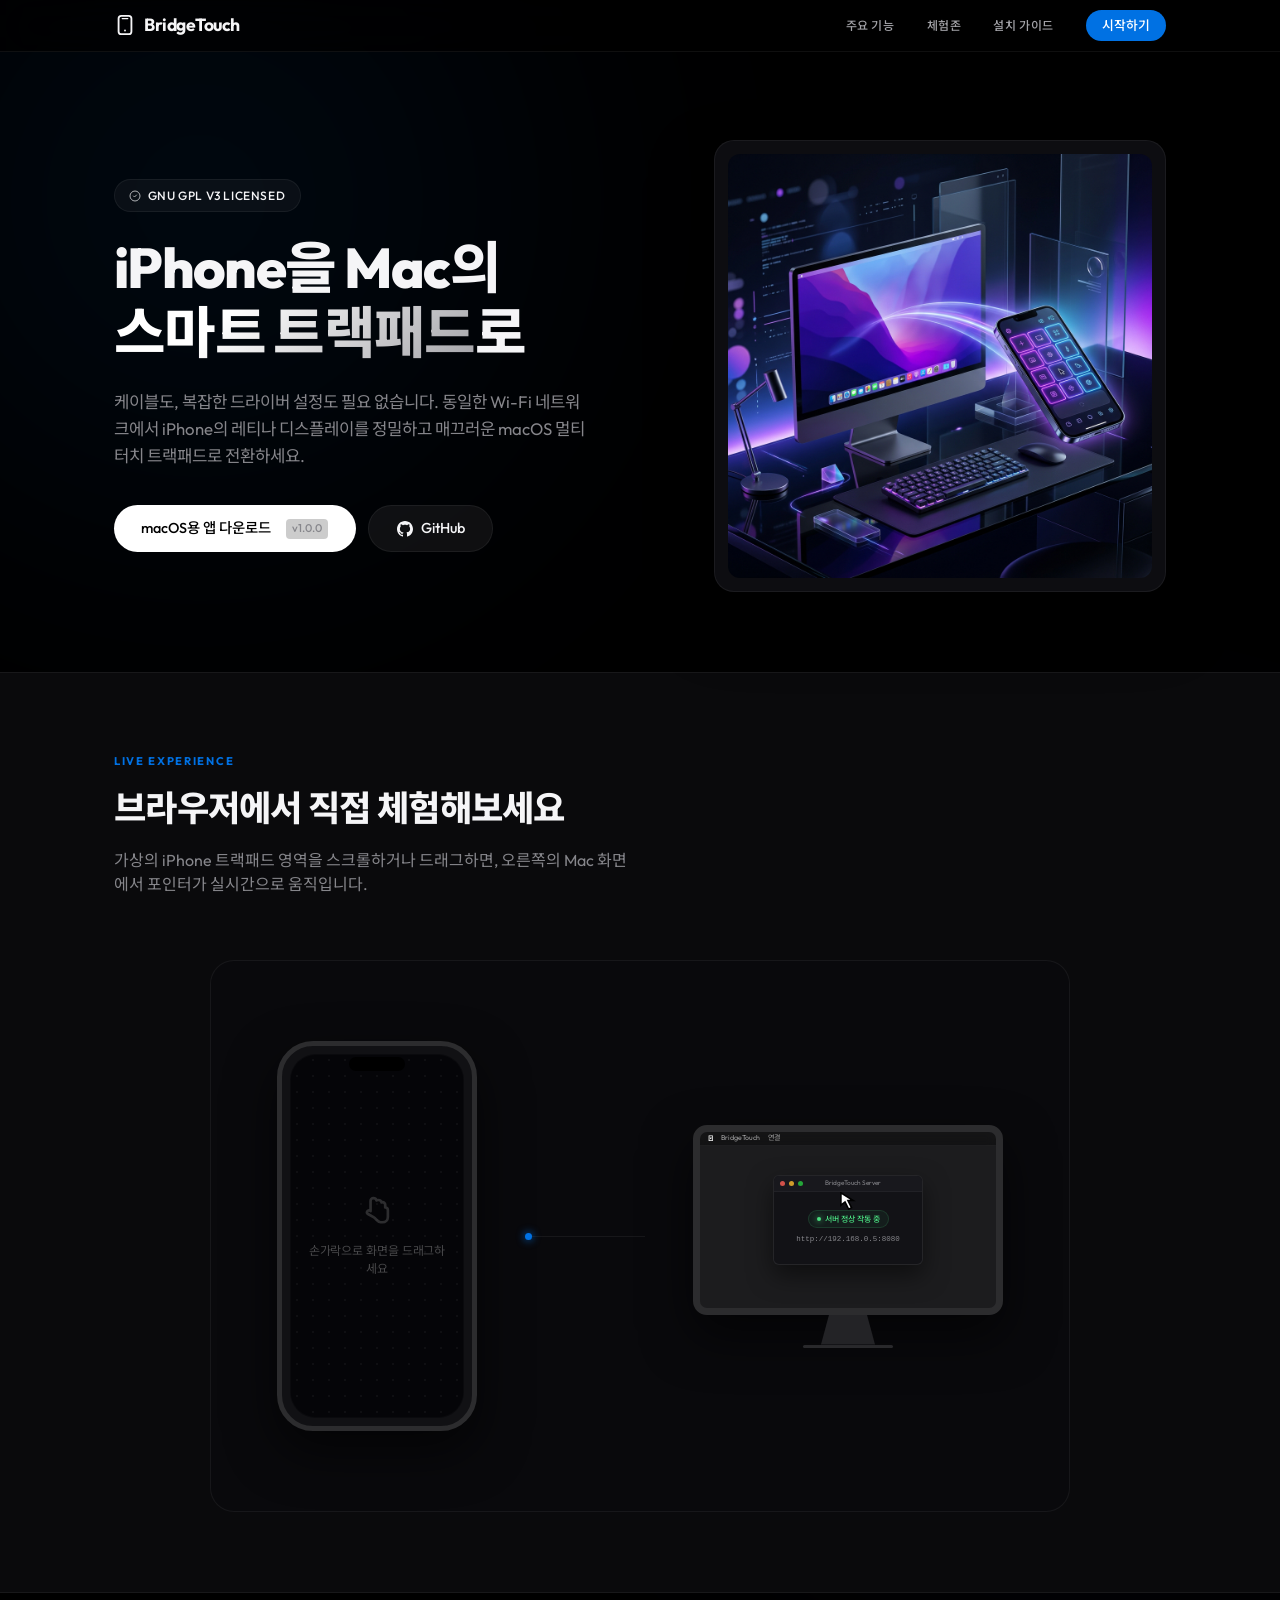
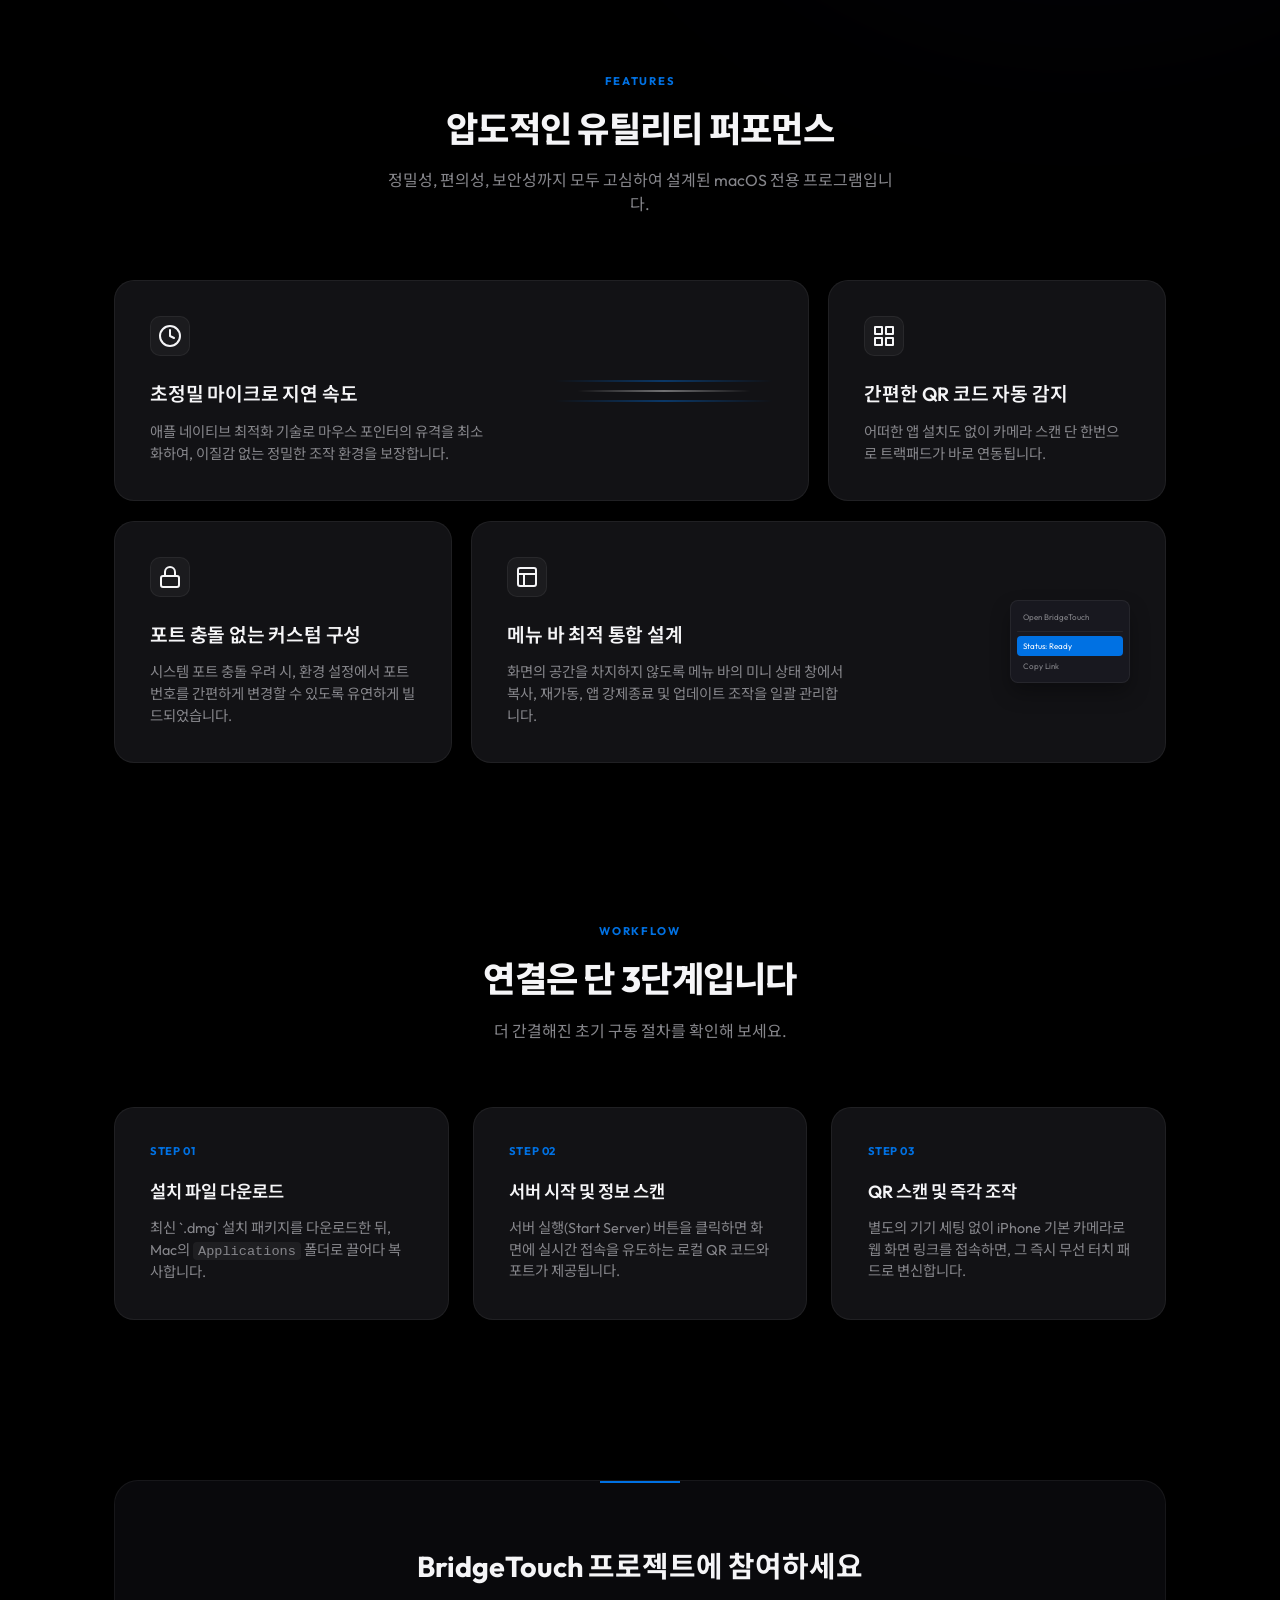
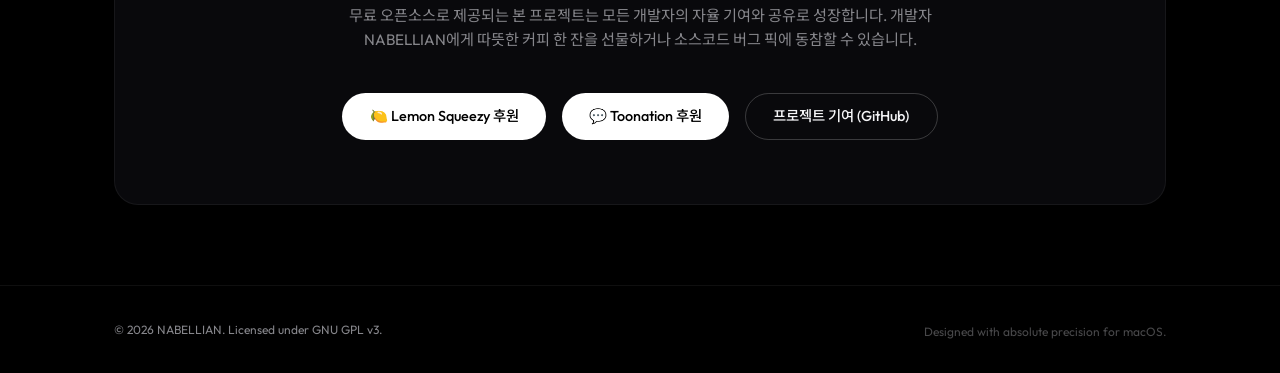
<file: docs/index.html>
<!DOCTYPE html>
<html lang="ko">
<head>
    <meta charset="UTF-8">
    <meta name="viewport" content="width=device-width, initial-scale=1.0">
    <title>BridgeTouch — iPhone을 Mac의 스마트 트랙패드로</title>
    
    <!-- SEO Meta Tags -->
    <meta name="description" content="BridgeTouch는 iPhone의 레티나 스크린을 고정밀 멀티 터치 트랙패드로 변환하여 Mac을 제어할 수 있게 해주는 혁신적인 macOS 네이티브 유틸리티 앱입니다.">
    <meta name="keywords" content="BridgeTouch, Mac, iPhone, 트랙패드, 마우스, 무선 연결, macOS, 유틸리티, 오픈소스, 원격 제어">
    <meta name="author" content="NABELLIAN">
    
    <!-- Open Graph / Facebook -->
    <meta property="og:type" content="website">
    <meta property="og:url" content="https://mouse0452.github.io/BridgeTouch/">
    <meta property="og:title" content="BridgeTouch — iPhone을 Mac의 스마트 트랙패드로">
    <meta property="og:description" content="복잡한 설정 없이 iPhone을 Mac의 고정밀 트랙패드로 사용하세요. 지연 시간 없는 부드러운 움직임을 제공합니다.">
    <meta property="og:image" content="assets/hero.png">

    <!-- Twitter -->
    <meta property="twitter:card" content="summary_large_image">
    <meta property="twitter:url" content="https://mouse0452.github.io/BridgeTouch/">
    <meta property="twitter:title" content="BridgeTouch — iPhone을 Mac의 스마트 트랙패드로">
    <meta property="twitter:description" content="복잡한 설정 없이 iPhone을 Mac의 고정밀 트랙패드로 사용하세요. 지연 시간 없는 부드러운 움직임을 제공합니다.">
    <meta property="twitter:image" content="assets/hero.png">

    <!-- Google Fonts -->
    <link rel="preconnect" href="https://fonts.googleapis.com">
    <link rel="preconnect" href="https://fonts.gstatic.com" crossorigin>
    <link href="https://fonts.googleapis.com/css2?family=Outfit:wght@300;400;500;600;700;800&family=Noto+Sans+KR:wght@300;400;500;700&display=swap" rel="stylesheet">
    
    <!-- CSS Link -->
    <link rel="stylesheet" href="style.css">
</head>
<body>
    <!-- Background Glow Elements (Understated, organic blur) -->
    <div class="bg-gradient-glow" id="glow-1"></div>
    <div class="bg-gradient-glow" id="glow-2"></div>

    <!-- Navigation Bar -->
    <header class="navbar" id="navbar">
        <div class="container navbar-container">
            <a href="#" class="nav-brand" id="brand-link">
                <svg class="brand-logo" width="22" height="22" viewBox="0 0 24 24" fill="none" xmlns="http://www.w3.org/2000/svg">
                    <rect x="5" y="2" width="14" height="20" rx="3" stroke="currentColor" stroke-width="2"/>
                    <circle cx="12" cy="18" r="1" fill="currentColor"/>
                    <path d="M9 5H15" stroke="currentColor" stroke-width="1.5" stroke-linecap="round"/>
                </svg>
                <span class="brand-name">BridgeTouch</span>
            </a>
            <nav class="nav-links" id="nav-links">
                <a href="#features" class="link-item">주요 기능</a>
                <a href="#demo" class="link-item">체험존</a>
                <a href="#setup" class="link-item">설치 가이드</a>
                <a href="https://github.com/mouse0452/BridgeTouch/releases/latest" class="btn btn-nav" id="nav-download-btn">시작하기</a>
            </nav>
        </div>
    </header>

    <!-- Hero Section -->
    <section class="hero" id="hero">
        <div class="container hero-container">
            <div class="hero-text-content">
                <div class="badge" id="license-badge">
                    <svg width="12" height="12" viewBox="0 0 24 24" fill="none" xmlns="http://www.w3.org/2000/svg" class="badge-icon">
                        <path d="M12 22C17.5228 22 22 17.5228 22 12C22 6.47715 17.5228 2 12 2C6.47715 2 2 6.47715 2 12C2 17.5228 6.47715 22 12 22Z" stroke="currentColor" stroke-width="2"/>
                        <path d="M9 12L11 14L15 10" stroke="currentColor" stroke-width="2" stroke-linecap="round" stroke-linejoin="round"/>
                    </svg>
                    GNU GPL v3 Licensed
                </div>
                <h1 class="hero-headline">
                    iPhone을 Mac의<br>
                    <span class="accent-text">스마트 트랙패드</span>로
                </h1>
                <p class="hero-paragraph">
                    케이블도, 복잡한 드라이버 설정도 필요 없습니다. 동일한 Wi-Fi 네트워크에서 iPhone의 레티나 디스플레이를 정밀하고 매끄러운 macOS 멀티 터치 트랙패드로 전환하세요.
                </p>
                <div class="hero-cta-group">
                    <a href="https://github.com/mouse0452/BridgeTouch/releases/latest" class="btn btn-primary" id="download-cta">
                        <span>macOS용 앱 다운로드</span>
                        <span class="badge-version" id="latest-version">v1.0.0</span>
                    </a>
                    <a href="https://github.com/mouse0452/BridgeTouch" class="btn btn-secondary" id="github-cta" target="_blank" rel="noopener">
                        <svg class="icon-github" width="16" height="16" viewBox="0 0 24 24" fill="currentColor">
                            <path d="M12 0c-6.626 0-12 5.373-12 12 0 5.302 3.438 9.8 8.207 11.387.599.111.793-.261.793-.577v-2.234c-3.338.726-4.033-1.416-4.033-1.416-.546-1.387-1.333-1.756-1.333-1.756-1.089-.745.083-.729.083-.729 1.205.084 1.839 1.237 1.839 1.237 1.07 1.834 2.807 1.304 3.492.997.107-.775.418-1.305.762-1.604-2.665-.305-5.467-1.334-5.467-5.931 0-1.311.469-2.381 1.236-3.221-.124-.303-.535-1.524.117-3.176 0 0 1.008-.322 3.301 1.23.957-.266 1.983-.399 3.003-.404 1.02.005 2.047.138 3.006.404 2.291-1.552 3.297-1.23 3.297-1.23.653 1.653.242 2.874.118 3.176.77.84 1.235 1.911 1.235 3.221 0 4.609-2.807 5.624-5.479 5.921.43.372.823 1.102.823 2.222v3.293c0 .319.192.694.801.576 4.765-1.589 8.199-6.086 8.199-11.386 0-6.627-5.373-12-12-12z"/>
                        </svg>
                        <span>GitHub</span>
                    </a>
                </div>
            </div>
            <div class="hero-visual-wrapper">
                <div class="hero-image-frame">
                    <img src="assets/hero.png" alt="BridgeTouch macOS & iOS Connection Interface Preview" class="hero-main-img" id="hero-img">
                </div>
            </div>
        </div>
    </section>

    <!-- Experience / Interactive Section -->
    <section class="experience" id="demo">
        <div class="container">
            <div class="section-title-area">
                <span class="sub-heading">LIVE EXPERIENCE</span>
                <h2 class="section-headline">브라우저에서 직접 체험해보세요</h2>
                <p class="section-lead">가상의 iPhone 트랙패드 영역을 스크롤하거나 드래그하면, 오른쪽의 Mac 화면에서 포인터가 실시간으로 움직입니다.</p>
            </div>
            
            <div class="sim-dashboard">
                <!-- iPhone Trackpad Simulator -->
                <div class="sim-element sim-iphone">
                    <div class="device-phone">
                        <div class="phone-dynamic-island"></div>
                        <div class="phone-display" id="sim-trackpad">
                            <div class="trackpad-mesh"></div>
                            <div class="trackpad-tip" id="trackpad-instruction">
                                <svg class="hand-anim-icon" width="32" height="32" viewBox="0 0 24 24" fill="none" xmlns="http://www.w3.org/2000/svg">
                                    <path d="M18 10V8C18 6.89543 17.1046 6 16 6C15.7402 6 15.495 6.04928 15.27 6.13885C14.9332 5.09702 13.9537 4.35 12.8 4.35C12.3396 4.35 11.9161 4.47596 11.5541 4.69389C11.1969 3.69344 10.2458 3 9.12 3C7.9602 3 7.01438 3.94582 7.01438 5.10562V12.7562C6.88372 12.597 6.72147 12.4578 6.53123 12.348C5.8369 11.9472 4.94783 12.1853 4.54707 12.8796C4.14631 13.574 4.3844 14.463 5.07873 14.8638L9.20235 17.2443C11.3653 18.4929 12.4338 21.0378 14.52 21.0378H16C18.2091 21.0378 20 19.247 20 17.0378V12C20 10.8954 19.1046 10 18 10Z" stroke="currentColor" stroke-width="2" stroke-linecap="round" stroke-linejoin="round"/>
                                </svg>
                                <p>손가락으로 화면을 드래그하세요</p>
                            </div>
                            <div class="active-touch-dot" id="sim-touch-point"></div>
                        </div>
                    </div>
                </div>

                <!-- Connection Indicator (Line & Wave) -->
                <div class="sim-connector">
                    <div class="pulse-bridge">
                        <div class="pulse-dot"></div>
                    </div>
                </div>

                <!-- Mac Desktop Simulator -->
                <div class="sim-element sim-macbook">
                    <div class="device-mac">
                        <div class="mac-display-frame" id="sim-mac-screen">
                            <div class="mac-desktop-menubar">
                                <span class="apple-icon"></span>
                                <span>BridgeTouch</span>
                                <span>연결</span>
                            </div>
                            
                            <div class="mac-server-window">
                                <div class="mac-window-header">
                                    <div class="mac-window-controls">
                                        <span class="ctrl-dot red"></span>
                                        <span class="ctrl-dot yellow"></span>
                                        <span class="ctrl-dot green"></span>
                                    </div>
                                    <div class="mac-window-title">BridgeTouch Server</div>
                                </div>
                                <div class="mac-window-body">
                                    <div class="status-indicator">
                                        <span class="status-pulse-light"></span>
                                        서버 정상 작동 중
                                    </div>
                                    <div class="url-badge">http://192.168.0.5:8080</div>
                                </div>
                            </div>
                            
                            <!-- Cursor -->
                            <div class="mac-desktop-cursor" id="sim-cursor">
                                <svg width="18" height="18" viewBox="0 0 20 20" fill="none" xmlns="http://www.w3.org/2000/svg">
                                    <path d="M1 1V14.6738L5.59078 10.9859L9.56942 19L12.7845 17.3925L8.85764 9.42958L14.6068 9.42958L1 1Z" fill="white" stroke="black" stroke-width="1.8"/>
                                </svg>
                            </div>
                        </div>
                        <div class="mac-bottom-stand"></div>
                        <div class="mac-bottom-base"></div>
                    </div>
                </div>
            </div>
        </div>
    </section>

    <!-- Bento Grid Features Section -->
    <section class="features" id="features">
        <div class="container">
            <div class="section-title-area text-center">
                <span class="sub-heading">FEATURES</span>
                <h2 class="section-headline">압도적인 유틸리티 퍼포먼스</h2>
                <p class="section-lead">정밀성, 편의성, 보안성까지 모두 고심하여 설계된 macOS 전용 프로그램입니다.</p>
            </div>
            
            <div class="bento-grid">
                <!-- Bento Box 1: Large (Realtime connectivity) -->
                <div class="bento-item bento-large" id="bento-realtime">
                    <div class="bento-text">
                        <div class="bento-icon-box">
                            <svg width="24" height="24" viewBox="0 0 24 24" fill="none" stroke="currentColor" stroke-width="2" stroke-linecap="round" stroke-linejoin="round">
                                <circle cx="12" cy="12" r="10"/>
                                <polyline points="12 6 12 12 16 14"/>
                            </svg>
                        </div>
                        <h3>초정밀 마이크로 지연 속도</h3>
                        <p>애플 네이티브 최적화 기술로 마우스 포인터의 유격을 최소화하여, 이질감 없는 정밀한 조작 환경을 보장합니다.</p>
                    </div>
                    <div class="bento-graphic-lines">
                        <div class="wave-line"></div>
                        <div class="wave-line"></div>
                        <div class="wave-line"></div>
                    </div>
                </div>

                <!-- Bento Box 2: Medium (QR Scanner) -->
                <div class="bento-item bento-medium" id="bento-qr">
                    <div class="bento-text">
                        <div class="bento-icon-box">
                            <svg width="24" height="24" viewBox="0 0 24 24" fill="none" stroke="currentColor" stroke-width="2" stroke-linecap="round" stroke-linejoin="round">
                                <rect x="3" y="3" width="7" height="7"/>
                                <rect x="14" y="3" width="7" height="7"/>
                                <rect x="14" y="14" width="7" height="7"/>
                                <rect x="3" y="14" width="7" height="7"/>
                            </svg>
                        </div>
                        <h3>간편한 QR 코드 자동 감지</h3>
                        <p>어떠한 앱 설치도 없이 카메라 스캔 단 한번으로 트랙패드가 바로 연동됩니다.</p>
                    </div>
                </div>

                <!-- Bento Box 3: Medium (Custom Port) -->
                <div class="bento-item bento-medium" id="bento-port">
                    <div class="bento-text">
                        <div class="bento-icon-box">
                            <svg width="24" height="24" viewBox="0 0 24 24" fill="none" stroke="currentColor" stroke-width="2" stroke-linecap="round" stroke-linejoin="round">
                                <rect x="3" y="11" width="18" height="11" rx="2" ry="2"/>
                                <path d="M7 11V7a5 5 0 0 1 10 0v4"/>
                            </svg>
                        </div>
                        <h3>포트 충돌 없는 커스텀 구성</h3>
                        <p>시스템 포트 충돌 우려 시, 환경 설정에서 포트 번호를 간편하게 변경할 수 있도록 유연하게 빌드되었습니다.</p>
                    </div>
                </div>

                <!-- Bento Box 4: Large (Menu Bar Integration) -->
                <div class="bento-item bento-large" id="bento-menubar">
                    <div class="bento-text">
                        <div class="bento-icon-box">
                            <svg width="24" height="24" viewBox="0 0 24 24" fill="none" stroke="currentColor" stroke-width="2" stroke-linecap="round" stroke-linejoin="round">
                                <rect x="3" y="3" width="18" height="18" rx="2" ry="2"/>
                                <line x1="3" y1="9" x2="21" y2="9"/>
                                <line x1="9" y1="21" x2="9" y2="9"/>
                            </svg>
                        </div>
                        <h3>메뉴 바 최적 통합 설계</h3>
                        <p>화면의 공간을 차지하지 않도록 메뉴 바의 미니 상태 창에서 복사, 재가동, 앱 강제종료 및 업데이트 조작을 일괄 관리합니다.</p>
                    </div>
                    <div class="bento-mini-menu">
                        <div class="menu-stub-row"><span>Open BridgeTouch</span></div>
                        <div class="menu-stub-row separator"></div>
                        <div class="menu-stub-row active"><span>Status: Ready</span></div>
                        <div class="menu-stub-row"><span>Copy Link</span></div>
                    </div>
                </div>
            </div>
        </div>
    </section>

    <!-- Setup Guide Section -->
    <section class="setup" id="setup">
        <div class="container">
            <div class="section-title-area text-center">
                <span class="sub-heading">WORKFLOW</span>
                <h2 class="section-headline">연결은 단 3단계입니다</h2>
                <p class="section-lead">더 간결해진 초기 구동 절차를 확인해 보세요.</p>
            </div>
            
            <div class="setup-grid">
                <!-- Step 1 -->
                <div class="step-card" id="card-step-1">
                    <div class="step-badge">STEP 01</div>
                    <h3>설치 파일 다운로드</h3>
                    <p>최신 `.dmg` 설치 패키지를 다운로드한 뒤, Mac의 <code>Applications</code> 폴더로 끌어다 복사합니다.</p>
                </div>
                
                <!-- Step 2 -->
                <div class="step-card" id="card-step-2">
                    <div class="step-badge">STEP 02</div>
                    <h3>서버 시작 및 정보 스캔</h3>
                    <p>서버 실행(Start Server) 버튼을 클릭하면 화면에 실시간 접속을 유도하는 로컬 QR 코드와 포트가 제공됩니다.</p>
                </div>
                
                <!-- Step 3 -->
                <div class="step-card" id="card-step-3">
                    <div class="step-badge">STEP 03</div>
                    <h3>QR 스캔 및 즉각 조작</h3>
                    <p>별도의 기기 세팅 없이 iPhone 기본 카메라로 웹 화면 링크를 접속하면, 그 즉시 무선 터치 패드로 변신합니다.</p>
                </div>
            </div>
        </div>
    </section>

    <!-- Support and Sponsor Section -->
    <section class="sponsor" id="sponsor">
        <div class="container">
            <div class="sponsor-wrapper-card">
                <div class="sponsor-decor-line"></div>
                <h2>BridgeTouch 프로젝트에 참여하세요</h2>
                <p>무료 오픈소스로 제공되는 본 프로젝트는 모든 개발자의 자율 기여와 공유로 성장합니다. 개발자 NABELLIAN에게 따뜻한 커피 한 잔을 선물하거나 소스코드 버그 픽에 동참할 수 있습니다.</p>
                <div class="sponsor-button-container">
                    <a href="https://nabellian.lemonsqueezy.com/checkout/buy/35b17497-2345-4ba0-9ffb-e960d8010e79" class="btn btn-solid-white" id="sponsor-lemon" target="_blank" rel="noopener">
                        <span>🍋 Lemon Squeezy 후원</span>
                    </a>
                    <a href="https://toon.at/donate/nabellian" class="btn btn-solid-white" id="sponsor-toon" target="_blank" rel="noopener">
                        <span>💬 Toonation 후원</span>
                    </a>
                    <a href="https://github.com/mouse0452/BridgeTouch" class="btn btn-outline-white" id="sponsor-github" target="_blank" rel="noopener">
                        <span>프로젝트 기여 (GitHub)</span>
                    </a>
                </div>
            </div>
        </div>
    </section>

    <!-- Footer -->
    <footer class="footer" id="footer">
        <div class="container footer-container">
            <div class="footer-left">
                <p class="copyright-info">© 2026 NABELLIAN. Licensed under GNU GPL v3.</p>
            </div>
            <div class="footer-right">
                <span class="footer-designation">Designed with absolute precision for macOS.</span>
            </div>
        </div>
    </footer>

    <!-- JS Link -->
    <script src="script.js"></script>
</body>
</html>
</file>
<file: docs/style.css>
/* ==========================================
   BridgeTouch - Premium Apple-Style UI
   ========================================== */

:root {
    --bg-primary: #000000;
    --bg-secondary: #0A0A0C;
    --card-bg: #121215;
    --card-hover: #16161B;
    
    --accent-blue: #0071E3;
    --accent-blue-hover: #147CE5;
    --border-dim: rgba(255, 255, 255, 0.06);
    --border-hover: rgba(255, 255, 255, 0.15);
    
    --text-primary: #F5F5F7;
    --text-secondary: #86868B;
    --text-muted: #48484A;
    
    --font-sans: 'Outfit', 'Noto Sans KR', -apple-system, BlinkMacSystemFont, "Segoe UI", Roboto, sans-serif;
    --transition-smooth: all 0.4s cubic-bezier(0.25, 1, 0.5, 1);
}

/* Base Styles */
* {
    margin: 0;
    padding: 0;
    box-sizing: border-box;
    outline: none;
}

html {
    scroll-behavior: smooth;
    background-color: var(--bg-primary);
    color: var(--text-primary);
    font-family: var(--font-sans);
    font-size: 16px;
    -webkit-font-smoothing: antialiased;
}

body {
    overflow-x: hidden;
    position: relative;
    line-height: 1.5;
}

a {
    color: inherit;
    text-decoration: none;
    transition: var(--transition-smooth);
}

/* Subtle organic background lights (extremely soft & deep) */
.bg-gradient-glow {
    position: absolute;
    width: 800px;
    height: 800px;
    border-radius: 50%;
    filter: blur(160px);
    z-index: -1;
    pointer-events: none;
    opacity: 0.15;
}

#glow-1 {
    top: -200px;
    left: -200px;
    background: radial-gradient(circle, var(--accent-blue) 0%, transparent 70%);
}

#glow-2 {
    top: 800px;
    right: -200px;
    background: radial-gradient(circle, #5E5CE6 0%, transparent 70%);
}

/* Grid & Layout */
.container {
    width: 100%;
    max-width: 1100px;
    margin: 0 auto;
    padding: 0 1.5rem;
}

/* Badges & Accents */
.badge {
    display: inline-flex;
    align-items: center;
    gap: 0.4rem;
    padding: 0.4rem 0.9rem;
    border-radius: 99px;
    font-size: 0.75rem;
    font-weight: 500;
    letter-spacing: 0.05em;
    background: rgba(255, 255, 255, 0.04);
    border: 1px solid var(--border-dim);
    color: var(--text-primary);
    margin-bottom: 1.5rem;
    text-transform: uppercase;
}

.badge-icon {
    opacity: 0.7;
}

.accent-text {
    background: linear-gradient(135deg, #FFFFFF 30%, #A2A2A7 100%);
    -webkit-background-clip: text;
    -webkit-text-fill-color: transparent;
    background-clip: text;
}

/* Buttons */
.btn {
    display: inline-flex;
    align-items: center;
    justify-content: center;
    padding: 0.75rem 1.7rem;
    border-radius: 99px;
    font-size: 0.9rem;
    font-weight: 500;
    cursor: pointer;
    transition: var(--transition-smooth);
    border: none;
    gap: 0.5rem;
}

.btn-primary {
    background: #FFFFFF;
    color: #000000;
}

.btn-primary:hover {
    transform: scale(1.02);
    background: #F5F5F7;
}

.btn-secondary {
    background: rgba(255, 255, 255, 0.06);
    border: 1px solid var(--border-dim);
    color: var(--text-primary);
}

.btn-secondary:hover {
    background: rgba(255, 255, 255, 0.12);
    border-color: var(--border-hover);
}

.btn-nav {
    padding: 0.4rem 1rem;
    font-size: 0.8rem;
    background: var(--accent-blue);
    color: #FFFFFF;
}

.btn-nav:hover {
    background: var(--accent-blue-hover);
}

.badge-version {
    font-size: 0.7rem;
    background: rgba(0, 0, 0, 0.2);
    padding: 0.1rem 0.4rem;
    border-radius: 4px;
    margin-left: 0.4rem;
    color: var(--text-secondary);
}

/* Header / Navbar */
.navbar {
    position: fixed;
    top: 0;
    left: 0;
    width: 100%;
    z-index: 100;
    background: rgba(0, 0, 0, 0.7);
    backdrop-filter: blur(20px);
    border-bottom: 1px solid var(--border-dim);
    height: 52px;
    display: flex;
    align-items: center;
}

.navbar-container {
    display: flex;
    justify-content: space-between;
    align-items: center;
}

.nav-brand {
    display: flex;
    align-items: center;
    gap: 0.5rem;
    font-weight: 700;
    font-size: 1.1rem;
    letter-spacing: -0.5px;
}

.brand-logo {
    color: var(--text-primary);
}

.nav-links {
    display: flex;
    align-items: center;
    gap: 2rem;
}

.link-item {
    font-size: 0.75rem;
    color: #A2A2A7;
    font-weight: 500;
    letter-spacing: 0.05em;
    text-transform: uppercase;
}

.link-item:hover {
    color: var(--text-primary);
}

/* Hero Section */
.hero {
    padding-top: 140px;
    padding-bottom: 80px;
}

.hero-container {
    display: grid;
    grid-template-columns: 1.1fr 0.9fr;
    gap: 3rem;
    align-items: center;
}

.hero-text-content {
    display: flex;
    flex-direction: column;
    align-items: flex-start;
}

.hero-headline {
    font-size: 3.5rem;
    font-weight: 800;
    line-height: 1.15;
    letter-spacing: -0.03em;
    margin-bottom: 1.5rem;
}

.hero-paragraph {
    font-size: 1.05rem;
    color: var(--text-secondary);
    margin-bottom: 2.2rem;
    line-height: 1.6;
    max-width: 480px;
}

.hero-cta-group {
    display: flex;
    gap: 0.8rem;
    flex-wrap: wrap;
}

.hero-visual-wrapper {
    display: flex;
    justify-content: center;
}

.hero-image-frame {
    background: #0D0D11;
    border: 1px solid var(--border-dim);
    border-radius: 20px;
    padding: 0.8rem;
    box-shadow: 0 30px 60px rgba(0, 0, 0, 0.6);
    max-width: 100%;
}

.hero-main-img {
    max-width: 100%;
    border-radius: 12px;
    display: block;
}

/* Section Title Common */
.section-title-area {
    margin-bottom: 4rem;
}

.section-title-area.text-center {
    text-align: center;
}

.sub-heading {
    font-size: 0.7rem;
    font-weight: 700;
    letter-spacing: 0.15em;
    color: var(--accent-blue);
    text-transform: uppercase;
    display: block;
    margin-bottom: 0.8rem;
}

.section-headline {
    font-size: 2.2rem;
    font-weight: 800;
    letter-spacing: -0.02em;
    margin-bottom: 0.8rem;
}

.section-lead {
    font-size: 1rem;
    color: var(--text-secondary);
    max-width: 520px;
}

.text-center .section-lead {
    margin: 0 auto;
}

/* Experience / Demo Section */
.experience {
    padding: 80px 0;
    background-color: var(--bg-secondary);
    border-top: 1px solid var(--border-dim);
    border-bottom: 1px solid var(--border-dim);
}

.sim-dashboard {
    display: flex;
    justify-content: center;
    align-items: center;
    gap: 3rem;
    background: #09090C;
    border: 1px solid var(--border-dim);
    border-radius: 24px;
    padding: 5rem 3rem;
    max-width: 860px;
    margin: 0 auto;
    position: relative;
    box-shadow: inset 0 0 40px rgba(255, 255, 255, 0.01);
}

/* iPhone Device Simulator */
.device-phone {
    width: 200px;
    height: 390px;
    background: #111114;
    border: 5px solid #2C2C2E;
    border-radius: 36px;
    position: relative;
    padding: 8px;
    box-shadow: 0 20px 50px rgba(0, 0, 0, 0.6);
}

.phone-dynamic-island {
    width: 56px;
    height: 14px;
    background: #000000;
    border-radius: 99px;
    position: absolute;
    top: 11px;
    left: 50%;
    transform: translateX(-50%);
    z-index: 10;
}

.phone-display {
    width: 100%;
    height: 100%;
    background: #050508;
    border-radius: 26px;
    position: relative;
    border: 1px solid rgba(255, 255, 255, 0.02);
    overflow: hidden;
    cursor: crosshair;
}

/* Fine-dot matrix layout on phone display */
.trackpad-mesh {
    position: absolute;
    top: 0;
    left: 0;
    right: 0;
    bottom: 0;
    background-image: radial-gradient(rgba(255, 255, 255, 0.04) 1px, transparent 1px);
    background-size: 16px 16px;
    background-position: center;
}

.trackpad-tip {
    position: absolute;
    top: 50%;
    left: 50%;
    transform: translate(-50%, -50%);
    text-align: center;
    width: 80%;
    pointer-events: none;
    z-index: 5;
    color: var(--text-muted);
    transition: opacity 0.5s var(--transition-smooth);
}

.hand-anim-icon {
    stroke: var(--text-muted);
    opacity: 0.6;
    animation: handSwipe 2.5s infinite ease-in-out;
}

@keyframes handSwipe {
    0%, 100% { transform: translate(0, 0); }
    50% { transform: translate(-10px, -15px); }
}

.trackpad-tip p {
    font-size: 0.75rem;
    margin-top: 0.6rem;
    letter-spacing: -0.1px;
}

.active-touch-dot {
    position: absolute;
    width: 16px;
    height: 16px;
    border-radius: 50%;
    background: var(--text-primary);
    border: 2px solid var(--accent-blue);
    box-shadow: 0 0 10px rgba(0, 113, 227, 0.5);
    transform: translate(-50%, -50%);
    pointer-events: none;
    opacity: 0;
    transition: opacity 0.2s ease;
}

/* Connector Dot & Bridge */
.sim-connector {
    flex-grow: 1;
    display: flex;
    justify-content: center;
    max-width: 120px;
}

.pulse-bridge {
    width: 100%;
    height: 1px;
    background: rgba(255, 255, 255, 0.06);
    position: relative;
}

.pulse-dot {
    position: absolute;
    top: -3px;
    left: 0;
    width: 7px;
    height: 7px;
    border-radius: 50%;
    background: var(--accent-blue);
    box-shadow: 0 0 8px var(--accent-blue);
    animation: signalSend 2s linear infinite;
}

@keyframes signalSend {
    0% { left: 0%; opacity: 0; }
    20% { opacity: 1; }
    80% { opacity: 1; }
    100% { left: 100%; opacity: 0; }
}

/* Mac Simulator */
.device-mac {
    display: flex;
    flex-direction: column;
    align-items: center;
}

.mac-display-frame {
    width: 310px;
    height: 190px;
    background: #1C1C1E;
    border: 7px solid #2C2C2E;
    border-radius: 14px;
    position: relative;
    overflow: hidden;
    box-shadow: 0 20px 50px rgba(0, 0, 0, 0.6);
}

.mac-desktop-menubar {
    width: 100%;
    height: 14px;
    background: rgba(0, 0, 0, 0.3);
    backdrop-filter: blur(5px);
    border-bottom: 0.5px solid rgba(255, 255, 255, 0.05);
    display: flex;
    align-items: center;
    padding: 0 8px;
    gap: 8px;
    font-size: 7px;
    color: rgba(255, 255, 255, 0.6);
}

.apple-icon {
    font-size: 8px;
    color: #FFF;
}

.mac-server-window {
    width: 150px;
    height: 90px;
    background: #121216;
    border: 1px solid rgba(255, 255, 255, 0.08);
    border-radius: 6px;
    position: absolute;
    top: 50%;
    left: 50%;
    transform: translate(-50%, -50%);
    box-shadow: 0 10px 25px rgba(0, 0, 0, 0.5);
    overflow: hidden;
}

.mac-window-header {
    height: 16px;
    background: #18181D;
    display: flex;
    align-items: center;
    padding: 0 6px;
    border-bottom: 0.5px solid rgba(255, 255, 255, 0.04);
}

.mac-window-controls {
    display: flex;
    gap: 4px;
}

.ctrl-dot {
    width: 5px;
    height: 5px;
    border-radius: 50%;
    opacity: 0.8;
}
.ctrl-dot.red { background: #FF5F56; }
.ctrl-dot.yellow { background: #FFBD2E; }
.ctrl-dot.green { background: #27C93F; }

.mac-window-title {
    font-size: 6.5px;
    color: var(--text-secondary);
    margin: 0 auto;
    padding-right: 14px;
}

.mac-window-body {
    padding: 12px;
    text-align: center;
    display: flex;
    flex-direction: column;
    justify-content: center;
    height: calc(100% - 16px);
}

.status-indicator {
    display: inline-flex;
    align-items: center;
    justify-content: center;
    gap: 4px;
    font-size: 8px;
    font-weight: 500;
    color: #4ADE80;
    background: rgba(74, 222, 128, 0.06);
    border: 1px solid rgba(74, 222, 128, 0.15);
    padding: 2px 8px;
    border-radius: 99px;
    margin: 0 auto 6px;
}

.status-pulse-light {
    width: 4px;
    height: 4px;
    border-radius: 50%;
    background: #4ADE80;
    box-shadow: 0 0 6px #4ADE80;
}

.url-badge {
    font-size: 7.5px;
    color: var(--text-secondary);
    font-family: monospace;
}

.mac-desktop-cursor {
    position: absolute;
    top: 60px;
    left: 140px;
    z-index: 10;
    pointer-events: none;
}

.mac-bottom-stand {
    width: 54px;
    height: 30px;
    background: #232326;
    clip-path: polygon(15% 0%, 85% 0%, 100% 100%, 0% 100%);
}

.mac-bottom-base {
    width: 90px;
    height: 3px;
    background: #333336;
    border-radius: 2px;
}

/* Bento Grid Section */
.features {
    padding: 80px 0;
}

.bento-grid {
    display: grid;
    grid-template-columns: repeat(3, 1fr);
    grid-auto-rows: minmax(200px, auto);
    gap: 1.2rem;
}

.bento-item {
    background: var(--card-bg);
    border: 1px solid var(--border-dim);
    border-radius: 20px;
    padding: 2.2rem;
    position: relative;
    overflow: hidden;
    display: flex;
    flex-direction: column;
    justify-content: space-between;
    transition: var(--transition-smooth);
}

.bento-item:hover {
    border-color: var(--border-hover);
    background-color: var(--card-hover);
}

.bento-large {
    grid-column: span 2;
    flex-direction: row;
    align-items: center;
}

.bento-large .bento-text {
    width: 55%;
}

.bento-icon-box {
    width: 40px;
    height: 40px;
    border-radius: 10px;
    background: rgba(255, 255, 255, 0.04);
    border: 1px solid var(--border-dim);
    display: flex;
    align-items: center;
    justify-content: center;
    color: var(--text-primary);
    margin-bottom: 1.5rem;
}

.bento-item h3 {
    font-size: 1.2rem;
    font-weight: 600;
    margin-bottom: 0.8rem;
    letter-spacing: -0.2px;
}

.bento-item p {
    font-size: 0.9rem;
    color: var(--text-secondary);
    line-height: 1.5;
}

/* Bento Custom Graphics */
.bento-graphic-lines {
    width: 35%;
    display: flex;
    flex-direction: column;
    gap: 8px;
    opacity: 0.4;
}

.wave-line {
    height: 2px;
    background: linear-gradient(90deg, transparent, var(--accent-blue), transparent);
    width: 100%;
}

.wave-line:nth-child(2) {
    width: 80%;
    margin-left: 10%;
    background: linear-gradient(90deg, transparent, #FFFFFF, transparent);
}

.bento-mini-menu {
    width: 120px;
    background: #18181F;
    border: 1px solid var(--border-dim);
    border-radius: 8px;
    padding: 6px;
    box-shadow: 0 10px 20px rgba(0, 0, 0, 0.3);
}

.menu-stub-row {
    font-size: 8px;
    padding: 4px 6px;
    border-radius: 4px;
    color: var(--text-secondary);
}

.menu-stub-row.active {
    background: var(--accent-blue);
    color: #FFFFFF;
}

.menu-stub-row.separator {
    height: 1px;
    background: var(--border-dim);
    margin: 4px 0;
    padding: 0;
}

/* Setup Guide Section */
.setup {
    padding: 80px 0;
}

.setup-grid {
    display: grid;
    grid-template-columns: repeat(3, 1fr);
    gap: 1.5rem;
}

.step-card {
    background: var(--card-bg);
    border: 1px solid var(--border-dim);
    border-radius: 20px;
    padding: 2.2rem;
    transition: var(--transition-smooth);
}

.step-card:hover {
    border-color: var(--border-hover);
    background-color: var(--card-hover);
    transform: translateY(-4px);
}

.step-badge {
    font-size: 0.7rem;
    font-weight: 700;
    color: var(--accent-blue);
    letter-spacing: 0.05em;
    margin-bottom: 1.2rem;
}

.step-card h3 {
    font-size: 1.1rem;
    font-weight: 600;
    margin-bottom: 0.8rem;
}

.step-card p {
    font-size: 0.9rem;
    color: var(--text-secondary);
    line-height: 1.5;
}

.step-card code {
    background: rgba(255, 255, 255, 0.05);
    padding: 0.1rem 0.3rem;
    border-radius: 4px;
    font-family: monospace;
    font-size: 0.85rem;
}

/* Sponsor & Support Section */
.sponsor {
    padding: 80px 0;
}

.sponsor-wrapper-card {
    background: #09090C;
    border: 1px solid var(--border-dim);
    border-radius: 24px;
    padding: 4rem;
    text-align: center;
    position: relative;
    overflow: hidden;
}

.sponsor-decor-line {
    position: absolute;
    top: 0;
    left: 50%;
    transform: translateX(-50%);
    width: 80px;
    height: 2px;
    background: var(--accent-blue);
}

.sponsor-wrapper-card h2 {
    font-size: 1.8rem;
    font-weight: 700;
    margin-bottom: 1rem;
}

.sponsor-wrapper-card p {
    font-size: 0.95rem;
    color: var(--text-secondary);
    max-width: 600px;
    margin: 0 auto 2.5rem;
    line-height: 1.6;
}

.sponsor-button-container {
    display: flex;
    justify-content: center;
    gap: 1rem;
    flex-wrap: wrap;
}

.btn-solid-white {
    background: #FFFFFF;
    color: #000000;
}

.btn-solid-white:hover {
    background: #E5E5EA;
}

.btn-outline-white {
    background: transparent;
    border: 1px solid rgba(255, 255, 255, 0.2);
    color: var(--text-primary);
}

.btn-outline-white:hover {
    border-color: #FFFFFF;
    background: rgba(255, 255, 255, 0.04);
}

/* Footer styling */
.footer {
    border-top: 1px solid var(--border-dim);
    padding: 2rem 0;
    background-color: var(--bg-primary);
}

.footer-container {
    display: flex;
    justify-content: space-between;
    align-items: center;
}

.copyright-info {
    font-size: 0.75rem;
    color: var(--text-secondary);
}

.footer-designation {
    font-size: 0.75rem;
    color: var(--text-muted);
}

/* Responsive Queries */
@media (max-width: 992px) {
    .hero-container {
        grid-template-columns: 1fr;
        text-align: center;
        gap: 3rem;
    }
    
    .hero-text-content {
        align-items: center;
    }
    
    .hero-cta-group {
        justify-content: center;
    }
    
    .sim-dashboard {
        flex-direction: column;
        padding: 4rem 2rem;
    }
    
    .sim-connector {
        height: 60px;
        width: 1px;
    }
    
    .pulse-bridge {
        width: 1px;
        height: 100%;
    }
    
    .pulse-dot {
        top: 0;
        left: -3px;
        animation: signalSendVertical 2s linear infinite;
    }
    
    .bento-grid {
        grid-template-columns: 1fr;
    }
    
    .bento-large {
        grid-column: span 1;
        flex-direction: column;
        align-items: flex-start;
    }
    
    .bento-large .bento-text {
        width: 100%;
        margin-bottom: 1.5rem;
    }
    
    .bento-graphic-lines {
        width: 100%;
    }
    
    .setup-grid {
        grid-template-columns: 1fr;
    }
}

@keyframes signalSendVertical {
    0% { top: 0%; opacity: 0; }
    20% { opacity: 1; }
    80% { opacity: 1; }
    100% { top: 100%; opacity: 0; }
}

@media (max-width: 768px) {
    .navbar-container {
        padding: 0 1rem;
    }
    
    .nav-links {
        display: none; /* Keep nav simple on small screens */
    }
    
    .hero {
        padding-top: 110px;
    }
    
    .hero-headline {
        font-size: 2.8rem;
    }
    
    .section-headline {
        font-size: 1.8rem;
    }
    
    .sponsor-wrapper-card {
        padding: 3rem 1.5rem;
    }
}
</file>
